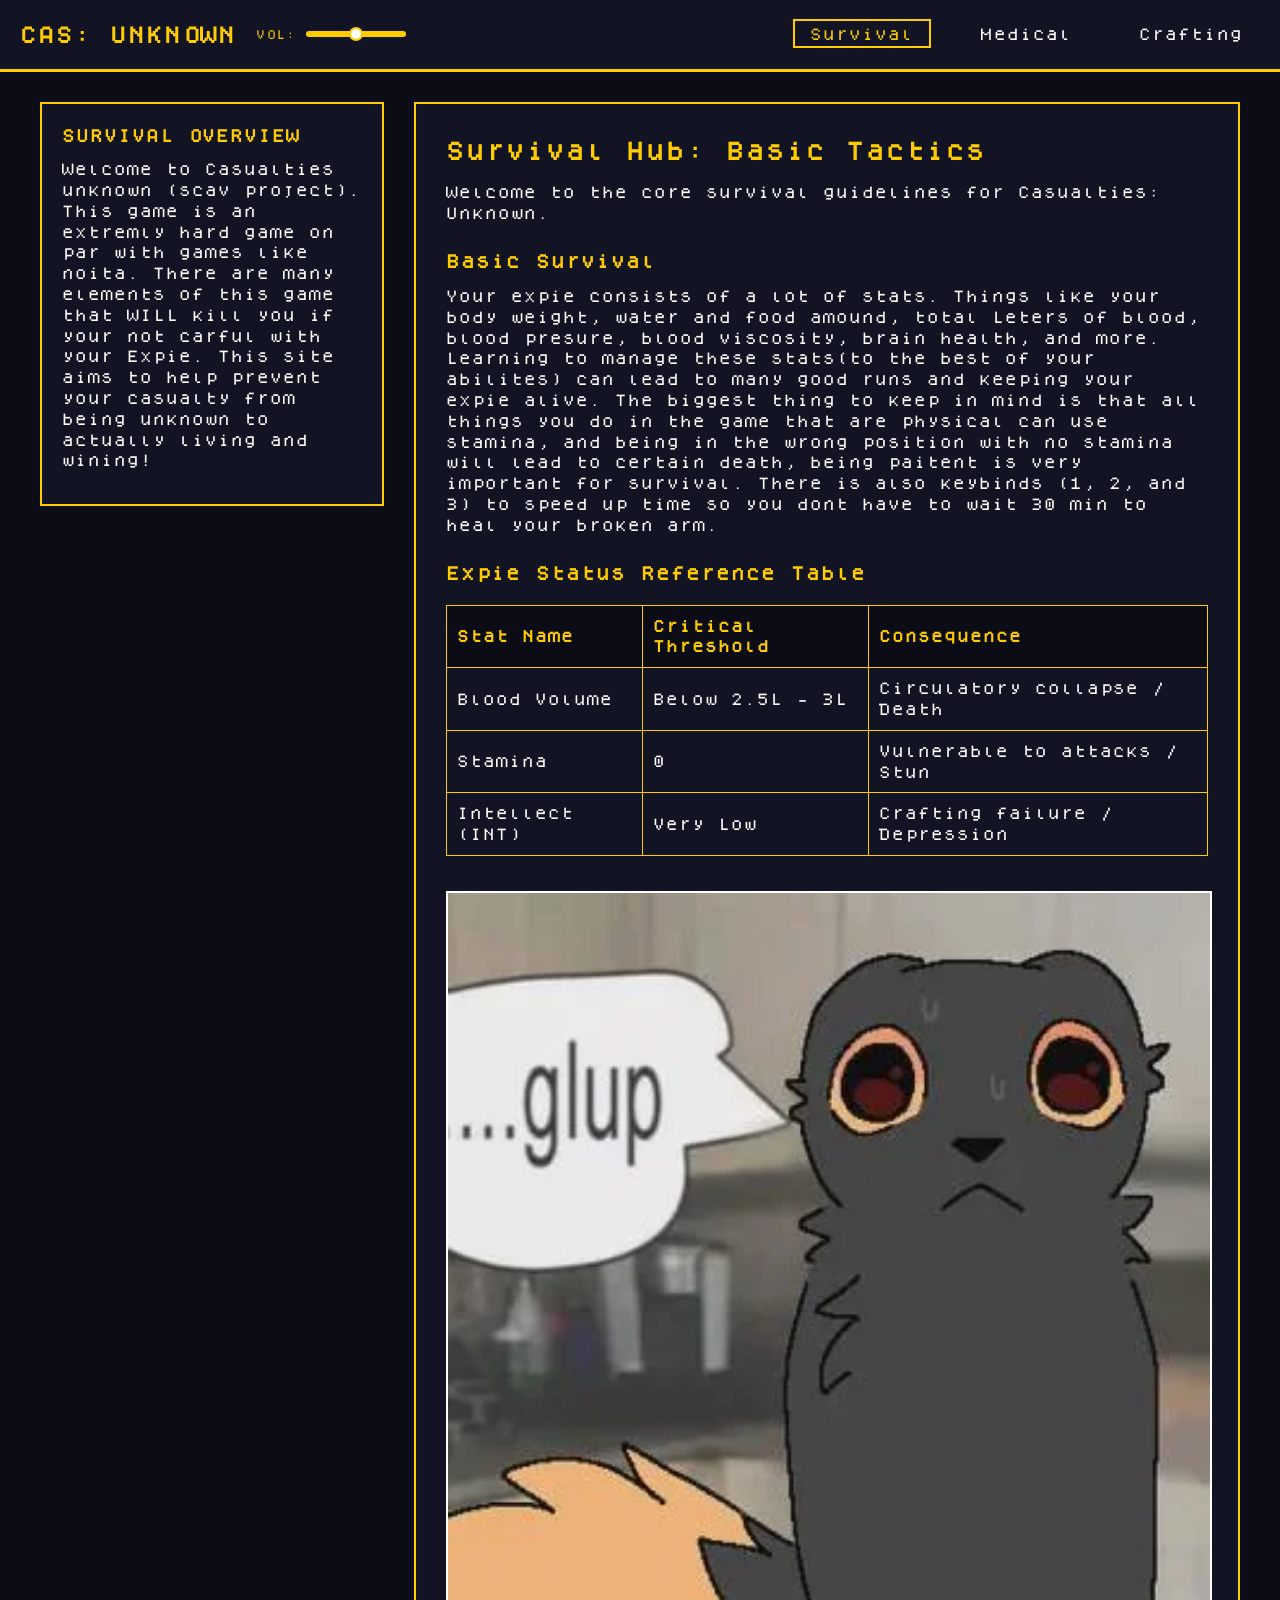
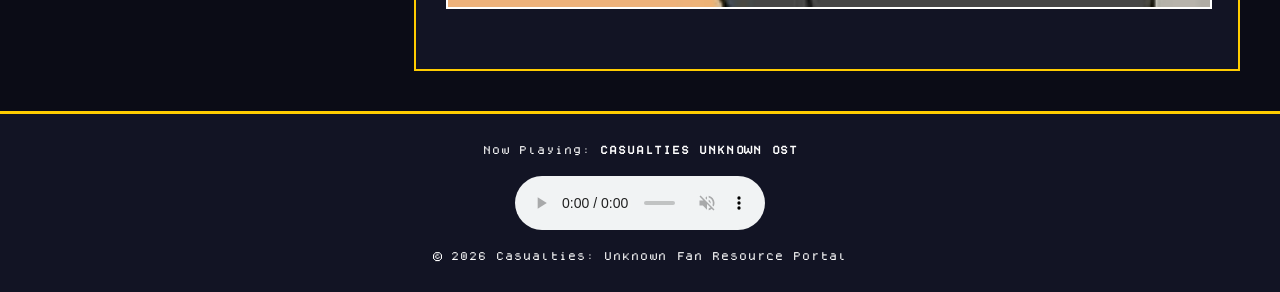
<file: index.html>
<!DOCTYPE html>
<html lang="en">
<head>
    <meta charset="UTF-8">
    <meta name="viewport" content="width=device-width, initial-scale=1.0">
    <meta name="description" content="Survival hub and mechanics overview for Casualties Unknown.">
    <title>Survival Hub - Casualties: Unknown</title>
    <link rel="stylesheet" href="style.css">
</head>
<body>

    <header>
        <div class="header-left">
            <div class="logo">CAS: UNKNOWN</div>
            <div class="volume-container">
                <label for="vol-slider">VOL:</label>
                <input type="range" id="vol-slider" class="volume-slider" min="0" max="1" step="0.05" value="0.5" oninput="document.getElementById('bg-audio').volume = this.value;">
            </div>
        </div>

        <div class="nav-buttons">
            <a href="index.html" class="active">Survival</a>
            <a href="medical.html">Medical</a>
            <a href="crafting.html">Crafting</a>
        </div>
    </header>

    <div class="main-container">
        <aside class="sidebar">
            <h2>SURVIVAL OVERVIEW</h2>
            <p>Welcome to Casualties unknown (scav project). This game is an extremly hard game on par with games like noita. There are many elements of this game that WILL kill you if your not carful with your Expie. This site aims to help prevent your casualty from being unknown to actually living and wining!</p>
        </aside>

        <section class="content-box">
            <h1>Survival Hub: Basic Tactics</h1>
            <p>Welcome to the core survival guidelines for Casualties: Unknown.</p>
            
            <h2>Basic Survival</h2>
            <p>Your expie consists of a lot of stats. Things like your body weight, water and food amound, total Leters of blood, blood presure, blood viscosity, brain health, and more. Learning to manage these stats(to the best of your abilites) can lead to many good runs and keeping your expie alive. The biggest thing to keep in mind is that all things you do in the game that are physical can use stamina, and being in the wrong position with no stamina will lead to certain death, being paitent is very important for survival. There is also keybinds (1, 2, and 3) to speed up time so you dont have to wait 30 min to heal your broken arm.</p>
            
            <h2>Expie Status Reference Table</h2>
            <table class="data-table">
                <thead>
                    <tr>
                        <th>Stat Name</th>
                        <th>Critical Threshold</th>
                        <th>Consequence</th>
                    </tr>
                </thead>
                <tbody>
                    <tr>
                        <td>Blood Volume</td>
                        <td>Below 2.5L - 3L</td>
                        <td>Circulatory collapse / Death</td>
                    </tr>
                    <tr>
                        <td>Stamina</td>
                        <td>0</td>
                        <td>Vulnerable to attacks / Stun</td>
                    </tr>
                    <tr>
                        <td>Intellect (INT)</td>
                        <td>Very Low</td>
                        <td>Crafting failure / Depression</td>
                    </tr>
                </tbody>
            </table>

            <img src="glup.png" alt="Expie Glup Reaction">
        </section>
    </div>

    <footer>
        <p>Now Playing: <strong>CASUALTIES UNKNOWN OST</strong></p>
        <audio id="bg-audio" controls loop autoplay muted preload="auto" style="margin-top: 10px; width: 250px;">
            <source src="CASunknownOST.mp3" type="audio/mpeg">
            Your browser does not support the audio element.
        </audio>
        <p style="margin-top: 15px;">&copy; 2026 Casualties: Unknown Fan Resource Portal</p>
    </footer>

    <script>
        document.addEventListener('click', function() {
            var audio = document.getElementById('bg-audio');
            if (audio.muted) {
                audio.muted = false;
                audio.play().catch(function(error) {
                    console.log("Playback error:", error);
                });
            }
        }, { once: true });
    </script>

</body>
</html>
</file>
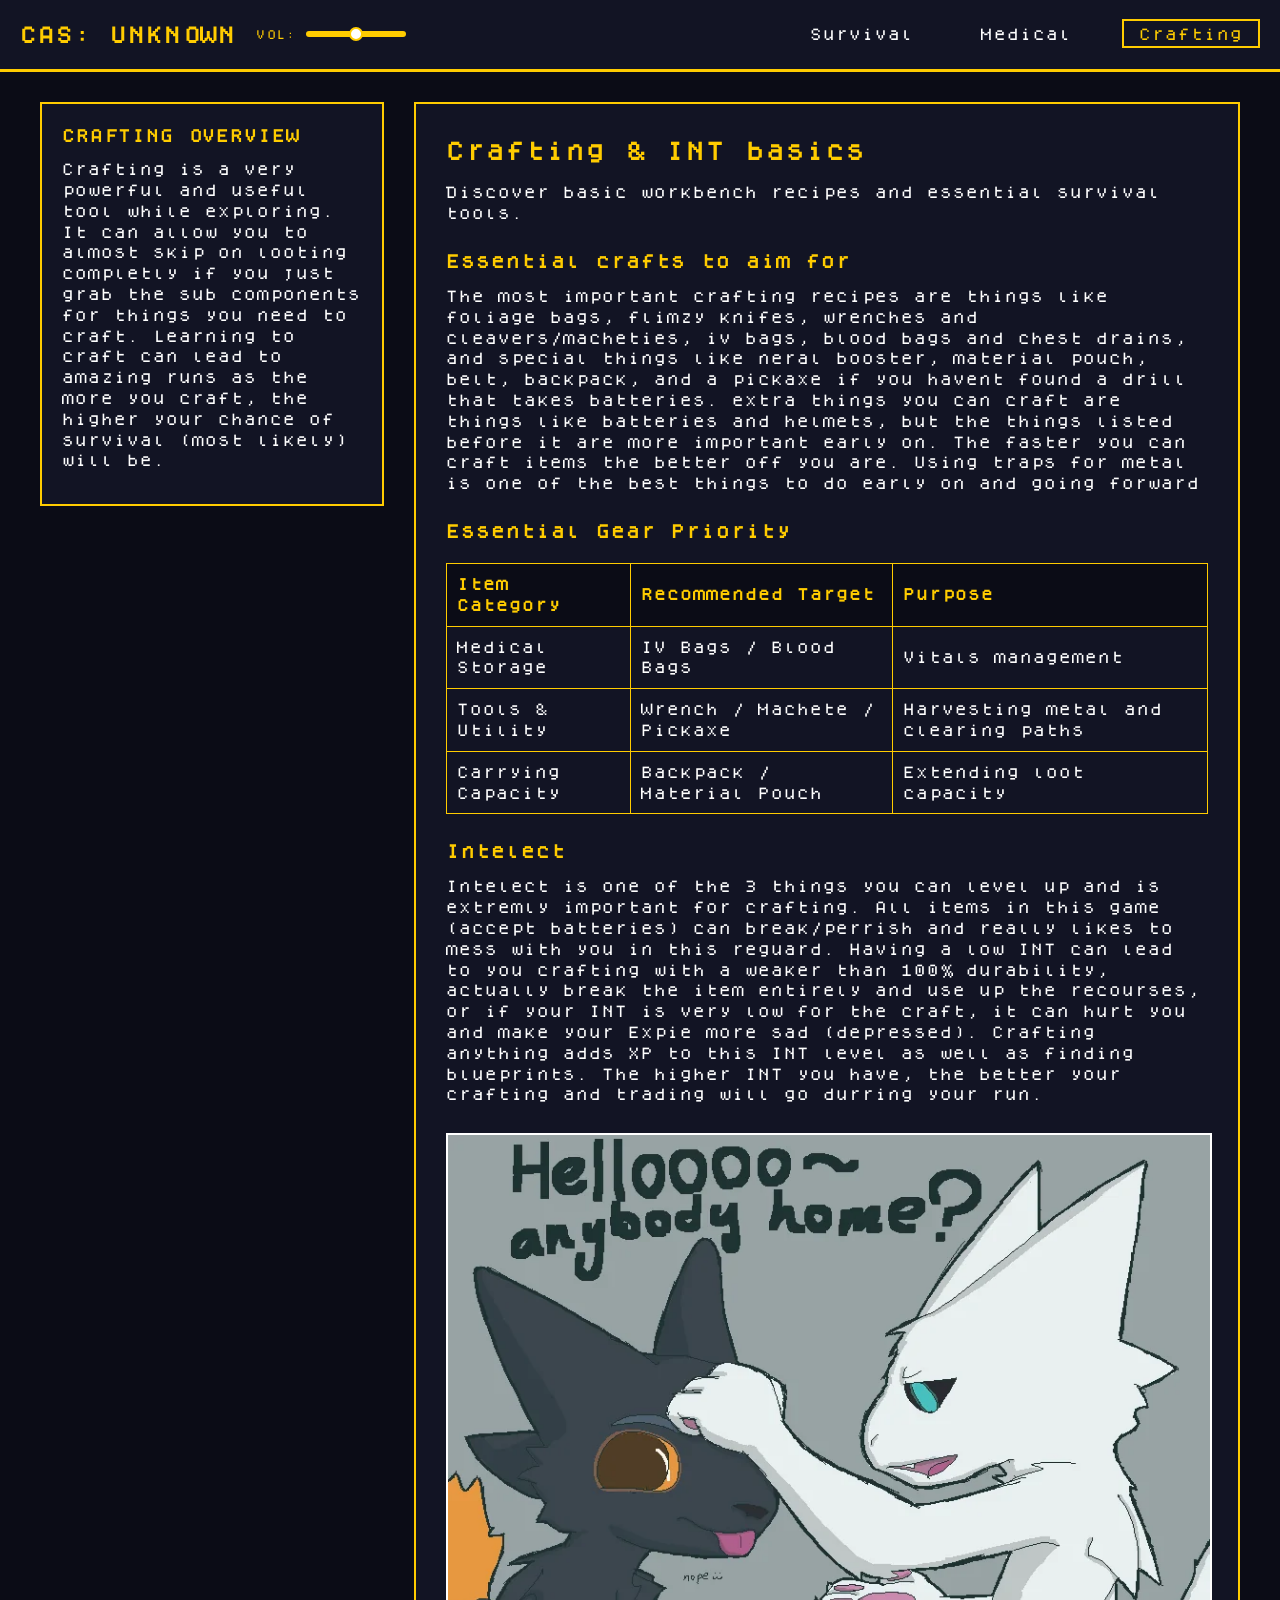
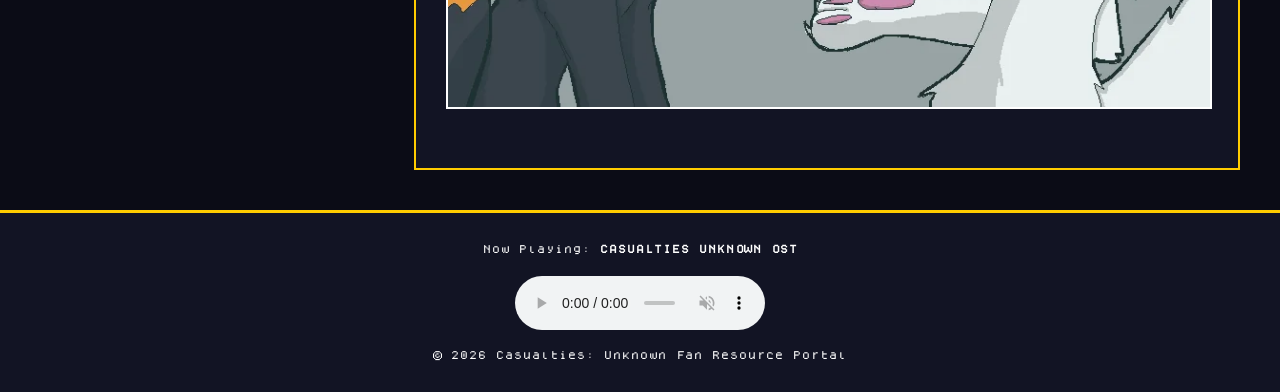
<file: crafting.html>
<!DOCTYPE html>
<html lang="en">
<head>
    <meta charset="UTF-8">
    <meta name="viewport" content="width=device-width, initial-scale=1.0">
    <meta name="description" content="Crafting recipes and community modding submissions for Casualties Unknown.">
    <title>Crafting Hub - Casualties: Unknown</title>
    <link rel="stylesheet" href="style.css">
</head>
<body>

    <header>
        <div class="header-left">
            <div class="logo">CAS: UNKNOWN</div>
            <div class="volume-container">
                <label for="vol-slider">VOL:</label>
                <input type="range" id="vol-slider" class="volume-slider" min="0" max="1" step="0.05" value="0.5" oninput="document.getElementById('bg-audio').volume = this.value;">
            </div>
        </div>

        <div class="nav-buttons">
            <a href="index.html">Survival</a>
            <a href="medical.html">Medical</a>
            <a href="crafting.html" class="active">Crafting</a>
        </div>
    </header>

    <div class="main-container">
        <aside class="sidebar">
            <h2>CRAFTING OVERVIEW</h2>
            <p>Crafting is a very powerful and useful tool while exploring. It can allow you to almost skip on looting completly if you just grab the sub components for things you need to craft. Learning to craft can lead to amazing runs as the more you craft, the higher your chance of survival (most likely) will be.</p>
        </aside>

        <section class="content-box">
            <h1>Crafting & INT basics</h1>
            <p>Discover basic workbench recipes and essential survival tools.</p>

            <h2>Essential crafts to aim for</h2>
            <p>The most important crafting recipes are things like foliage bags, flimzy knifes, wrenches and cleavers/macheties, iv bags, blood bags and chest drains, and special things like neral booster, material pouch, belt, backpack, and a pickaxe if you havent found a drill that takes batteries. extra things you can craft are things like batteries and helmets, but the things listed before it are more important early on. The faster you can craft items the better off you are. Using traps for metal is one of the best things to do early on and going forward</p>

            <h2>Essential Gear Priority</h2>
            <table class="data-table">
                <thead>
                    <tr>
                        <th>Item Category</th>
                        <th>Recommended Target</th>
                        <th>Purpose</th>
                    </tr>
                </thead>
                <tbody>
                    <tr>
                        <td>Medical Storage</td>
                        <td>IV Bags / Blood Bags</td>
                        <td>Vitals management</td>
                    </tr>
                    <tr>
                        <td>Tools & Utility</td>
                        <td>Wrench / Machete / Pickaxe</td>
                        <td>Harvesting metal and clearing paths</td>
                    </tr>
                    <tr>
                        <td>Carrying Capacity</td>
                        <td>Backpack / Material Pouch</td>
                        <td>Extending loot capacity</td>
                    </tr>
                </tbody>
            </table>

            <h2>Intelect</h2>
            <p>Intelect is one of the 3 things you can level up and is extremly important for crafting. All items in this game (accept batteries) can break/perrish and really likes to mess with you in this reguard. Having a low INT can lead to you crafting with a weaker than 100% durability, actually break the item entirely and use up the recourses, or if your INT is very low for the craft, it can hurt you and make your Expie more sad (depressed). Crafting anything adds XP to this INT level as well as finding blueprints. The higher INT you have, the better your crafting and trading will go durring your run.</p>
            
            <img src="INTMEME.png" alt="Hello anybody home intellect comic">
        </section>
    </div>

    <footer>
        <p>Now Playing: <strong>CASUALTIES UNKNOWN OST</strong></p>
        <audio id="bg-audio" controls loop autoplay muted preload="auto" style="margin-top: 10px; width: 250px;">
            <source src="CASunknownOST.mp3" type="audio/mpeg">
            Your browser does not support the audio element.
        </audio>
        <p style="margin-top: 15px;">&copy; 2026 Casualties: Unknown Fan Resource Portal</p>
    </footer>

    <script>
        document.addEventListener('click', function() {
            var audio = document.getElementById('bg-audio');
            if (audio.muted) {
                audio.muted = false;
                audio.play().catch(function(error) {
                    console.log("Playback error:", error);
                });
            }
        }, { once: true });
    </script>

</body>
</html>
</file>
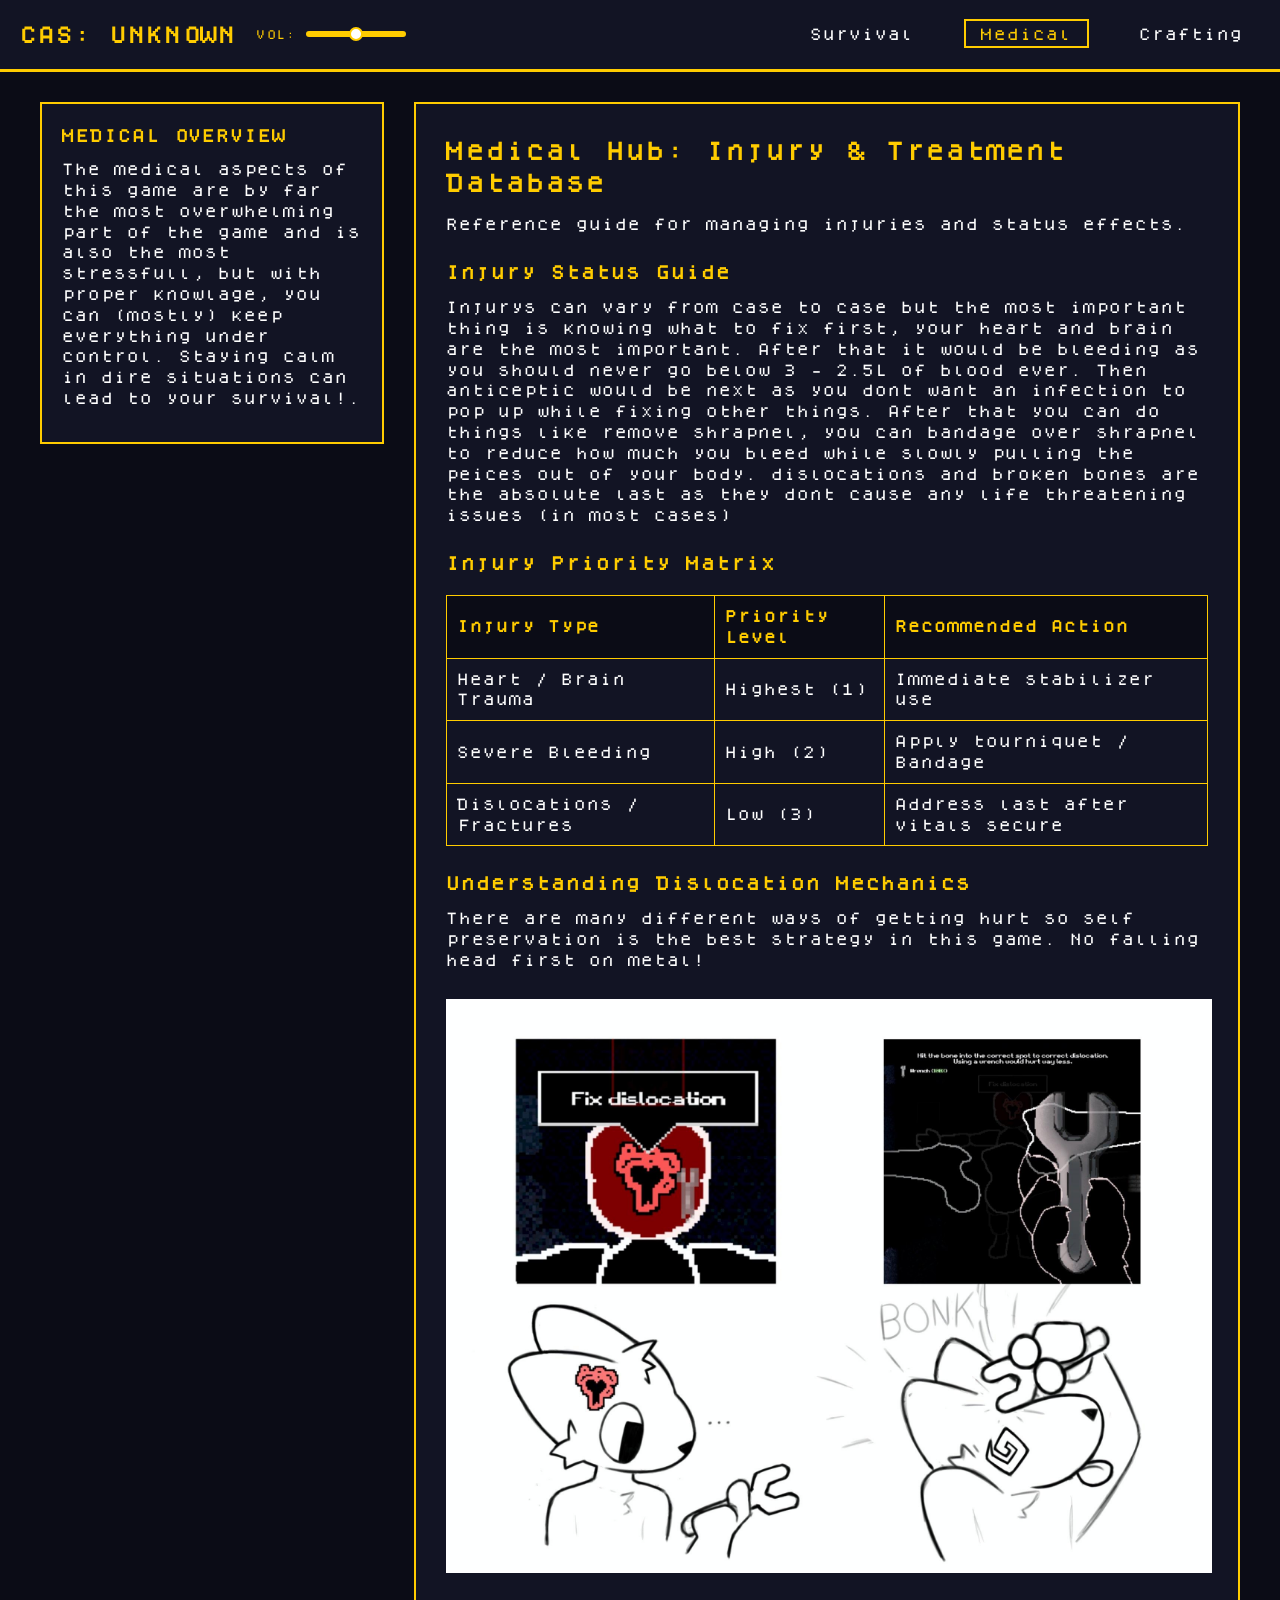
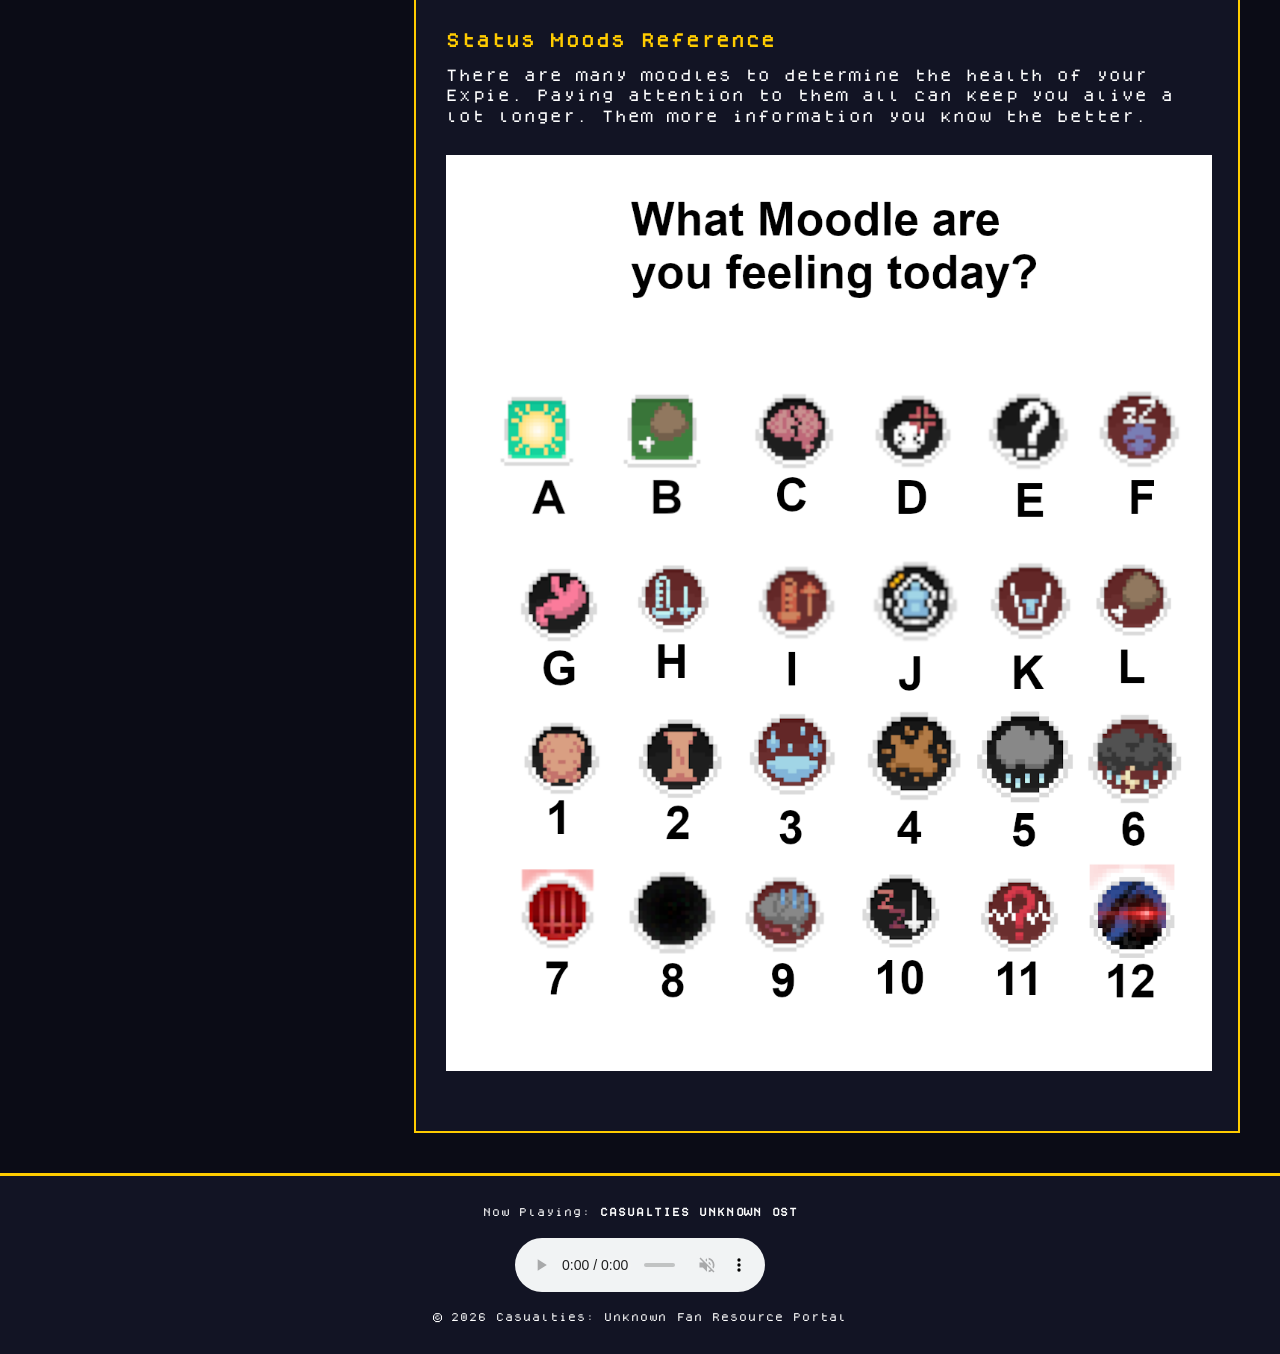
<file: medical.html>
<!DOCTYPE html>
<html lang="en">
<head>
    <meta charset="UTF-8">
    <meta name="viewport" content="width=device-width, initial-scale=1.0">
    <meta name="description" content="Medical treatments and injury management database for Casualties Unknown.">
    <title>Medical Hub - Casualties: Unknown</title>
    <link rel="stylesheet" href="style.css">
</head>
<body>

    <header>
        <div class="header-left">
            <div class="logo">CAS: UNKNOWN</div>
            <div class="volume-container">
                <label for="vol-slider">VOL:</label>
                <input type="range" id="vol-slider" class="volume-slider" min="0" max="1" step="0.05" value="0.5" oninput="document.getElementById('bg-audio').volume = this.value;">
            </div>
        </div>

        <div class="nav-buttons">
            <a href="index.html">Survival</a>
            <a href="medical.html" class="active">Medical</a>
            <a href="crafting.html">Crafting</a>
        </div>
    </header>

    <div class="main-container">
        <aside class="sidebar">
            <h2>MEDICAL OVERVIEW</h2>
            <p>The medical aspects of this game are by far the most overwhelming part of the game and is also the most stressfull, but with proper knowlage, you can (mostly) keep everything under control. Staying calm in dire situations can lead to your survival!.</p>
        </aside>

        <section class="content-box">
            <h1>Medical Hub: Injury & Treatment Database</h1>
            <p>Reference guide for managing injuries and status effects.</p>

            <h2>Injury Status Guide</h2>
            <p>Injurys can vary from case to case but the most important thing is knowing what to fix first, your heart and brain are the most important. After that it would be bleeding as you should never go below 3 - 2.5L of blood ever. Then anticeptic would be next as you dont want an infection to pop up while fixing other things. After that you can do things like remove shrapnel, you can bandage over shrapnel to reduce how much you bleed while slowly pulling the peices out of your body. dislocations and broken bones are the absolute last as they dont cause any life threatening issues (in most cases)</p>
            
            <h2>Injury Priority Matrix</h2>
            <table class="data-table">
                <thead>
                    <tr>
                        <th>Injury Type</th>
                        <th>Priority Level</th>
                        <th>Recommended Action</th>
                    </tr>
                </thead>
                <tbody>
                    <tr>
                        <td>Heart / Brain Trauma</td>
                        <td>Highest (1)</td>
                        <td>Immediate stabilizer use</td>
                    </tr>
                    <tr>
                        <td>Severe Bleeding</td>
                        <td>High (2)</td>
                        <td>Apply tourniquet / Bandage</td>
                    </tr>
                    <tr>
                        <td>Dislocations / Fractures</td>
                        <td>Low (3)</td>
                        <td>Address last after vitals secure</td>
                    </tr>
                </tbody>
            </table>

            <h2>Understanding Dislocation Mechanics</h2>
            <p>There are many different ways of getting hurt so self preservation is the best strategy in this game. No falling head first on metal!</p>
            
            <img src="dislocation-guide.png" alt="Fix Dislocation Comic Guide">

            <h2>Status Moods Reference</h2>
            <p>There are many moodles to determine the health of your Expie. Paying attention to them all can keep you alive a lot longer. Them more information you know the better.</p>
            
            <img src="MoodleImage.png" alt="What Moodle are you feeling today chart">
        </section>
    </div>

    <footer>
        <p>Now Playing: <strong>CASUALTIES UNKNOWN OST</strong></p>
        <audio id="bg-audio" controls loop autoplay muted preload="auto" style="margin-top: 10px; width: 250px;">
            <source src="CASunknownOST.mp3" type="audio/mpeg">
            Your browser does not support the audio element.
        </audio>
        <p style="margin-top: 15px;">&copy; 2026 Casualties: Unknown Fan Resource Portal</p>
    </footer>

    <script>
        document.addEventListener('click', function() {
            var audio = document.getElementById('bg-audio');
            if (audio.muted) {
                audio.muted = false;
                audio.play().catch(function(error) {
                    console.log("Playback error:", error);
                });
            }
        }, { once: true });
    </script>

</body>
</html>
</file>
<file: style.css>
@font-face {
    font-family: "dogica";
    src: url("dogica.ttf") format("truetype");
    font-weight: normal;
    font-style: normal;
}

/* Global Font & Reset */
* {
    font-family: "dogica", monospace !important;
}

body {
    background-color: #0b0c16;
    color: #ffffff;
    font-size: 13px;
    line-height: 1.6;
    margin: 0;
    padding: 0;
}

header {
    background-color: #121424;
    border-bottom: 3px solid #ffcc00;
    padding: 20px;
    display: flex;
    justify-content: space-between;
    align-items: center;
}

.logo {
    font-size: 18px;
    font-weight: bold;
    color: #ffcc00;
}

.nav-buttons a {
    color: #ffffff;
    text-decoration: none;
    margin-left: 20px;
    padding: 8px 15px;
    border: 2px solid transparent;
}

.nav-buttons a:hover, .nav-buttons a.active {
    border-color: #ffcc00;
    color: #ffcc00;
}

.main-container {
    display: flex;
    max-width: 1200px;
    margin: 30px auto;
    gap: 30px;
    padding: 0 20px;
}

.sidebar {
    width: 300px;
    background-color: #121424;
    border: 2px solid #ffcc00;
    padding: 20px;
    height: fit-content;
}

.sidebar h2 {
    color: #ffcc00;
    font-size: 14px;
    margin-top: 0;
}

.content-box {
    flex: 1;
    background-color: #121424;
    border: 2px solid #ffcc00;
    padding: 30px;
}

.content-box h1 {
    color: #ffcc00;
    font-size: 20px;
    margin-top: 0;
}

.content-box h2 {
    color: #ffcc00;
    font-size: 15px;
    margin-top: 25px;
}

footer {
    text-align: center;
    padding: 20px;
    border-top: 3px solid #ffcc00;
    margin-top: 40px;
    color: #ffffff;
    font-size: 9px;
    background-color: #121424;
}

/* Header Left & Volume Controls */
.header-left {
    display: flex;
    align-items: center;
    gap: 20px;
}

.volume-container {
    display: flex;
    align-items: center;
    gap: 8px;
    font-size: 10px;
    color: #ffcc00;
}

.volume-slider {
    -webkit-appearance: none;
    appearance: none;
    width: 100px;
    height: 6px;
    background: #ffcc00;
    border-radius: 3px;
    outline: none;
}

.volume-slider::-webkit-slider-thumb {
    -webkit-appearance: none;
    appearance: none;
    width: 14px;
    height: 14px;
    border-radius: 50%;
    background: #ffffff;
    cursor: pointer;
    border: 2px solid #ffcc00;
}

.volume-slider::-moz-range-thumb {
    width: 14px;
    height: 14px;
    border-radius: 50%;
    background: #ffffff;
    cursor: pointer;
    border: 2px solid #ffcc00;
}

/* Externalized Image Styling */
.content-box img {
    width: 100%;
    height: auto;
    margin-top: 15px;
    margin-bottom: 25px;
    border: 2px solid #ffffff;
}

/* Externalized Table Styling */
.data-table {
    width: 100%;
    border-collapse: collapse;
    margin-top: 20px;
    margin-bottom: 20px;
    color: #ffffff;
}

.data-table th, .data-table td {
    border: 1px solid #ffcc00;
    padding: 10px;
    text-align: left;
}

.data-table th {
    background-color: #0b0c16;
    color: #ffcc00;
}
</file>
